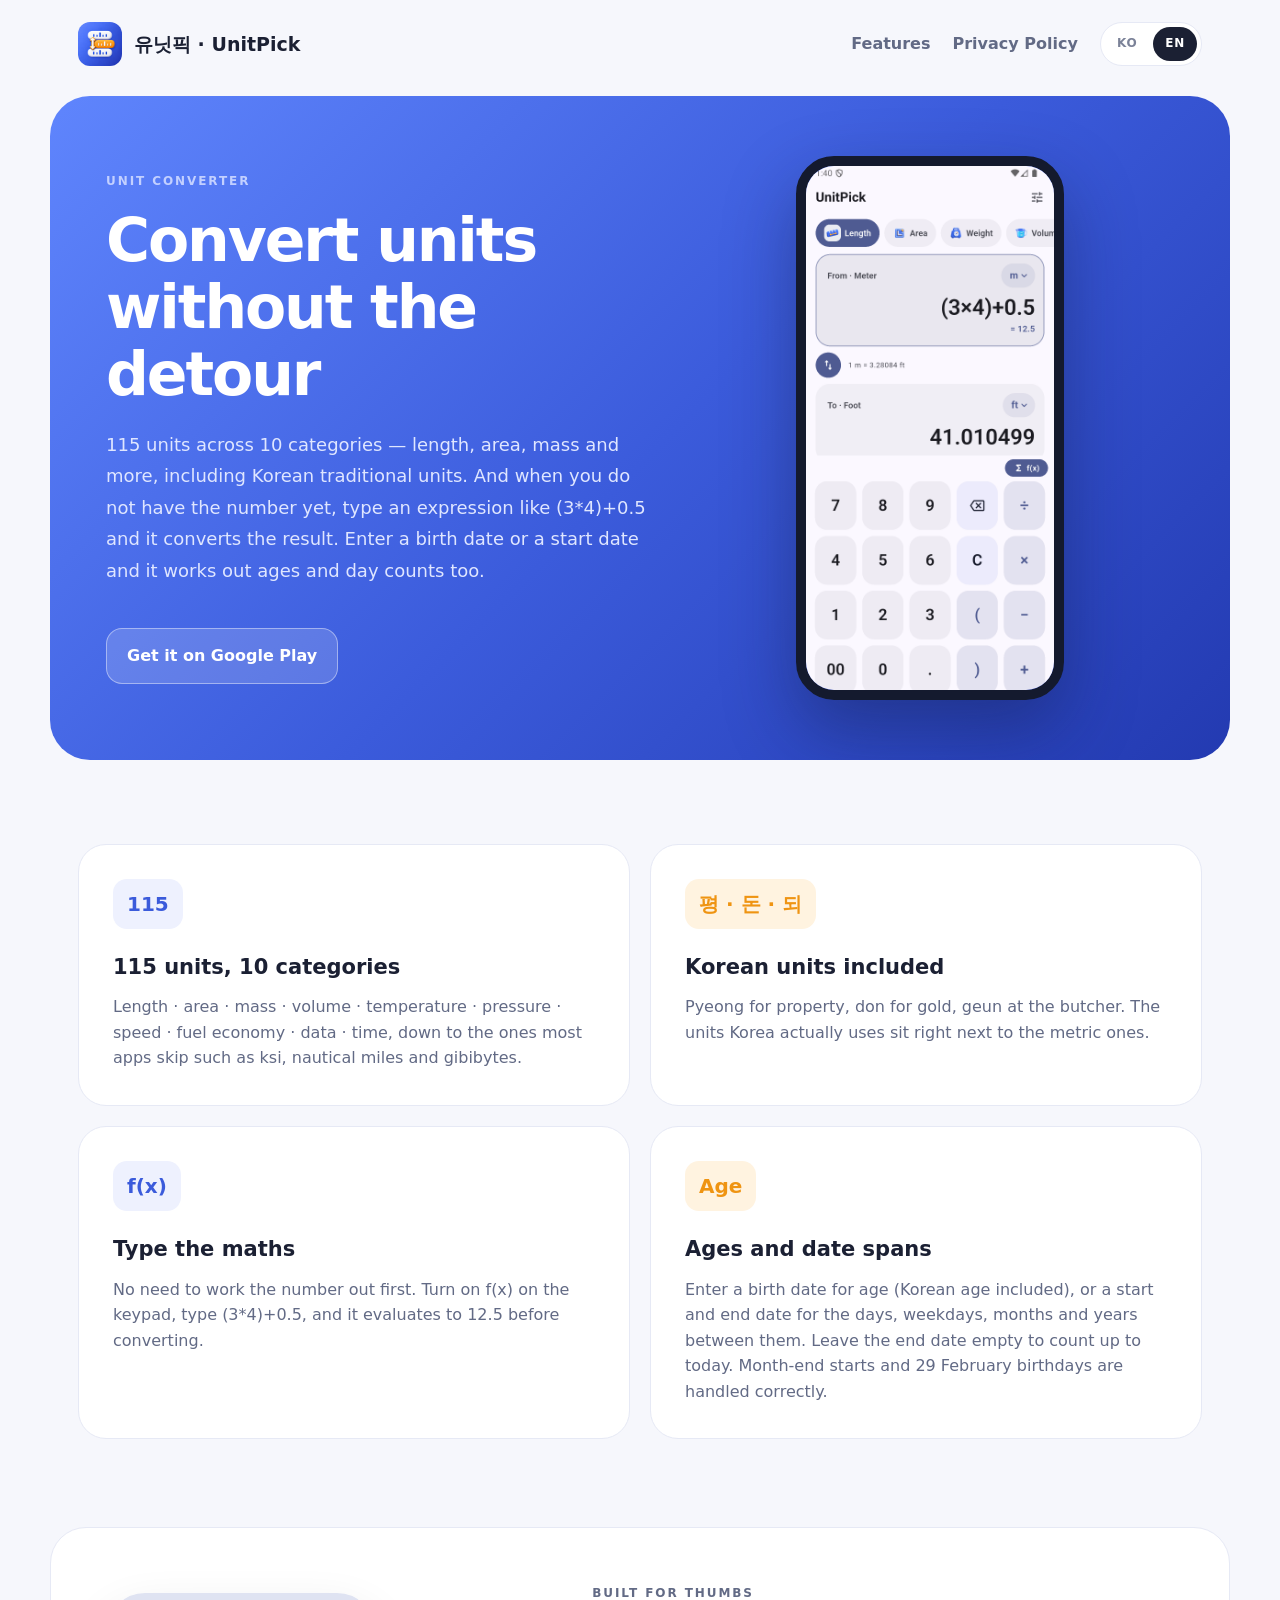
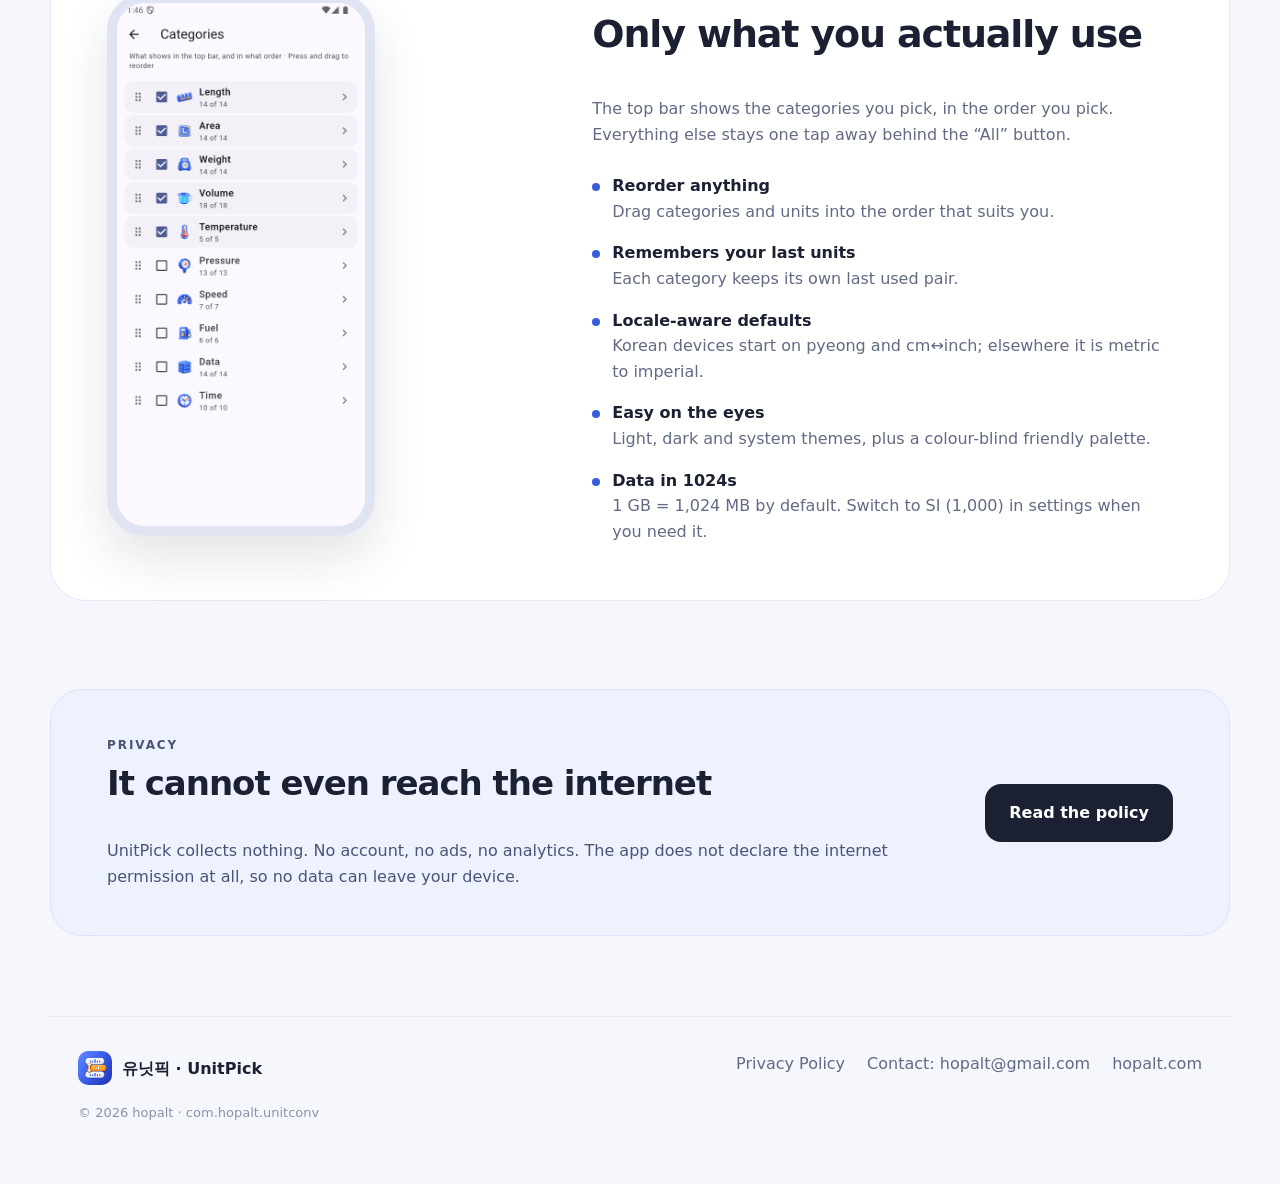
<file: index.html>
<!doctype html>
<html lang="ko">
<head>
  <meta charset="utf-8">
  <meta name="viewport" content="width=device-width, initial-scale=1">
  <meta name="description" content="유닛픽(UnitPick) - 평·돈·되까지 담은 오프라인 단위 변환기. 식으로도 계산되고 나이·근무 기간도 셉니다.">
  <meta property="og:title" content="유닛픽 · UnitPick">
  <meta property="og:description" content="10개 분야 115개 단위와 나이·기간 계산. 인터넷 권한 없이 기기 안에서만 동작합니다.">
  <meta property="og:image" content="https://unitpick.hopalt.com/og.png">
  <meta property="og:url" content="https://unitpick.hopalt.com/">
  <meta property="og:type" content="website">
  <meta name="twitter:card" content="summary_large_image">
  <title>유닛픽 · UnitPick</title>
  <link rel="icon" href="assets/app-icon.png">
  <link rel="apple-touch-icon" href="assets/app-icon.png">
  <link rel="stylesheet" href="styles.css">
  <script src="translations.js" defer></script>
  <script src="app.js" defer></script>
</head>
<body data-page="home">
  <header class="site-header">
    <a class="brand" href="#top"><img src="assets/app-icon.png" alt=""><span>유닛픽 · UnitPick</span></a>
    <nav>
      <a href="#features" data-i18n="navFeatures"></a>
      <a class="privacy-link" href="privacy/" data-i18n="navPrivacy"></a>
      <div class="language-picker" aria-label="Language">
        <button type="button" data-lang="ko">KO</button>
        <button type="button" data-lang="en">EN</button>
      </div>
    </nav>
  </header>

  <main>
    <section class="hero" id="top">
      <div class="hero-copy">
        <p class="eyebrow" data-i18n="eyebrow"></p>
        <h1 data-i18n="title"></h1>
        <p class="hero-intro" data-i18n="intro"></p>
        <a class="store-badge" href="https://play.google.com/store/apps/details?id=com.hopalt.unitconv"
           target="_blank" rel="noopener noreferrer" data-i18n="storeBadge"></a>
      </div>
      <div class="hero-art">
        <img class="phone-shot" data-shot src="assets/app-home-phone-ko.png" alt="UnitPick">
      </div>
    </section>

    <section class="features" id="features">
      <article class="feature-card">
        <span class="badge">115</span>
        <h2 data-i18n="f1"></h2>
        <p data-i18n="f1Body"></p>
      </article>
      <article class="feature-card accent">
        <span class="badge">평 · 돈 · 되</span>
        <h2 data-i18n="f2"></h2>
        <p data-i18n="f2Body"></p>
      </article>
      <article class="feature-card">
        <span class="badge">f(x)</span>
        <h2 data-i18n="f3"></h2>
        <p data-i18n="f3Body"></p>
      </article>
      <article class="feature-card accent">
        <span class="badge" data-i18n="f4Badge">만 나이</span>
        <h2 data-i18n="f4"></h2>
        <p data-i18n="f4Body"></p>
      </article>
    </section>

    <section class="detail">
      <img class="phone-shot" data-shot-prefs src="assets/app-prefs-phone-ko.png" alt="">
      <div>
        <p class="eyebrow" data-i18n="detailEyebrow"></p>
        <h2 data-i18n="detailTitle"></h2>
        <p data-i18n="detailBody"></p>
        <ul class="detail-list">
          <li><div><strong data-i18n="d1"></strong><span data-i18n="d1Body"></span></div></li>
          <li><div><strong data-i18n="d2"></strong><span data-i18n="d2Body"></span></div></li>
          <li><div><strong data-i18n="d3"></strong><span data-i18n="d3Body"></span></div></li>
          <li><div><strong data-i18n="d4"></strong><span data-i18n="d4Body"></span></div></li>
          <li><div><strong data-i18n="d5"></strong><span data-i18n="d5Body"></span></div></li>
        </ul>
      </div>
    </section>

    <section class="privacy-card">
      <div>
        <p class="eyebrow" data-i18n="privacyEyebrow"></p>
        <h2 data-i18n="privacyTitle"></h2>
        <p data-i18n="privacyBody"></p>
      </div>
      <a class="primary-button privacy-link" href="privacy/" data-i18n="privacyButton"></a>
    </section>
  </main>

  <footer>
    <div class="footer-brand"><img src="assets/app-icon.png" alt=""><span>유닛픽 · UnitPick</span></div>
    <div class="footer-links">
      <a class="privacy-link" href="privacy/" data-i18n="navPrivacy"></a>
      <a href="mailto:hopalt@gmail.com"><span data-i18n="contact"></span>: hopalt@gmail.com</a>
      <a href="https://www.hopalt.com/">hopalt.com</a>
    </div>
    <p>© 2026 hopalt · com.hopalt.unitconv</p>
  </footer>
</body>
</html>
</file>
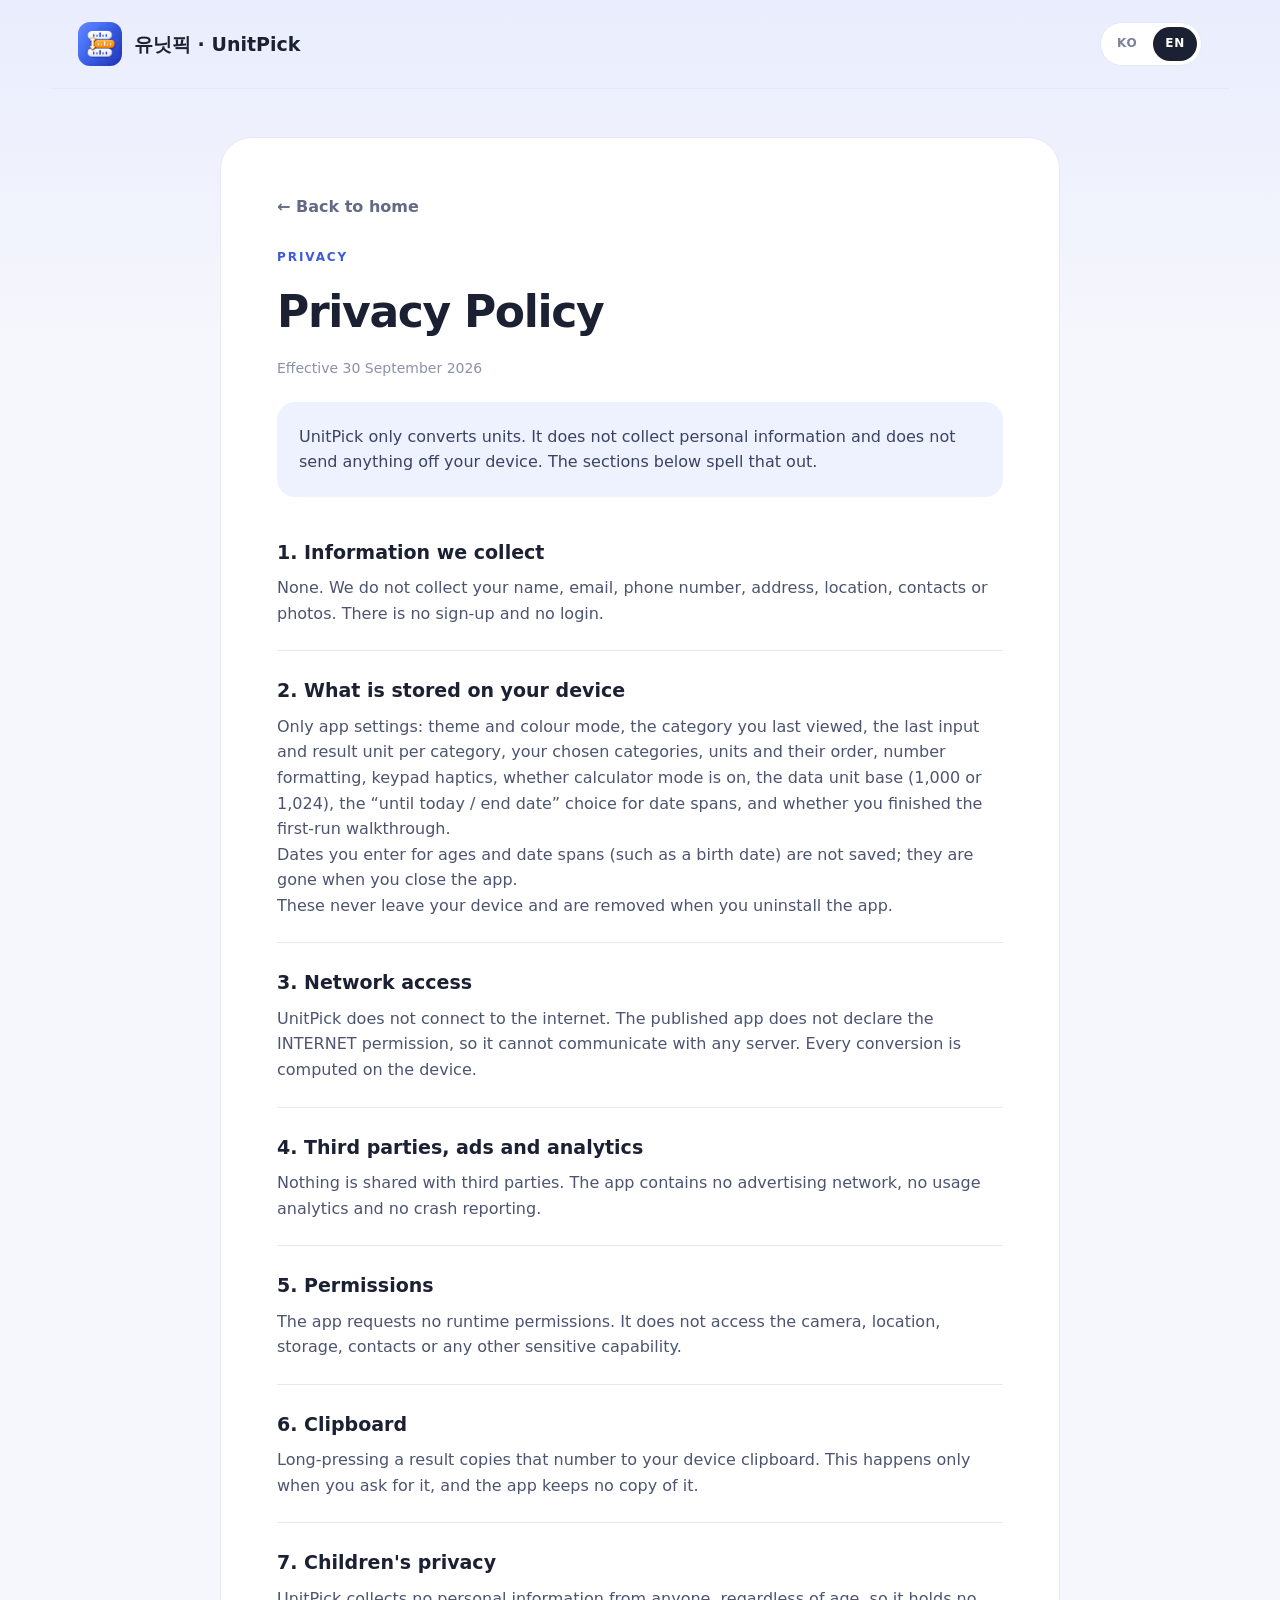
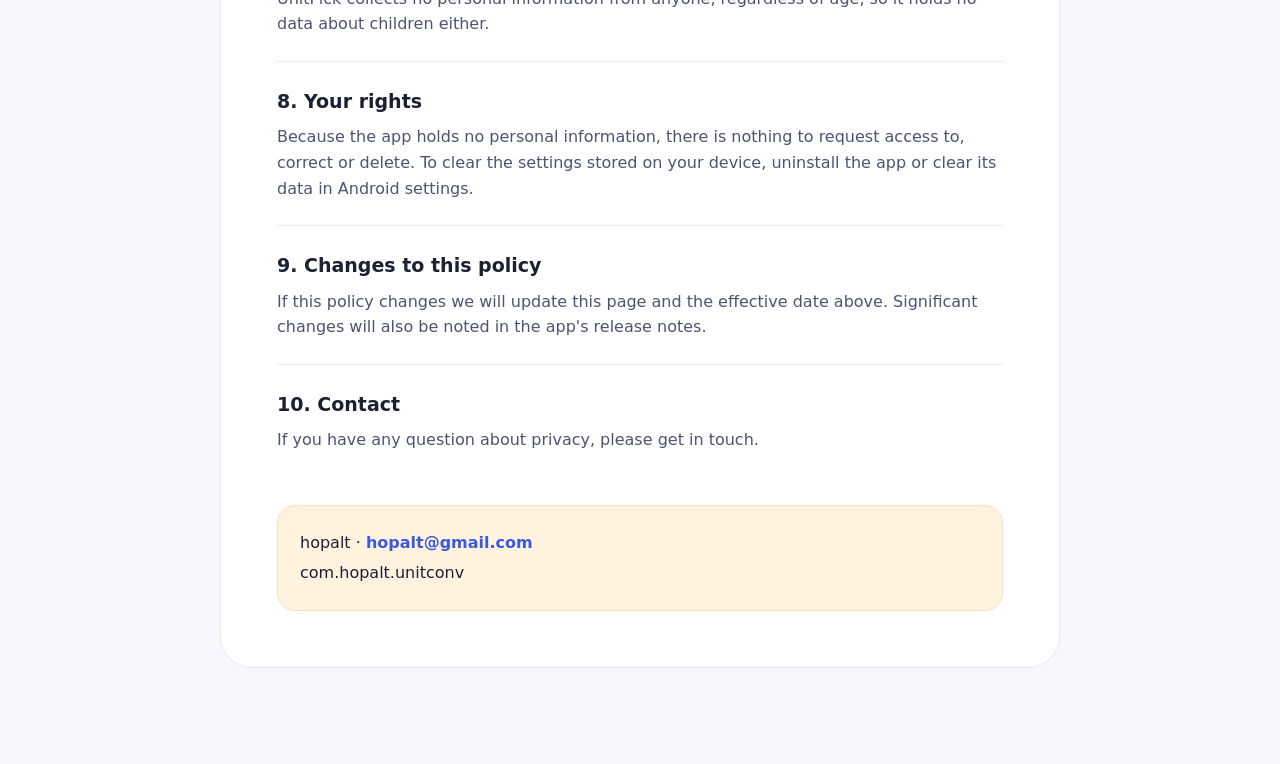
<file: privacy/index.html>
<!doctype html>
<html lang="ko">
<head>
  <meta charset="utf-8">
  <meta name="viewport" content="width=device-width, initial-scale=1">
  <meta name="description" content="유닛픽(UnitPick) 개인정보 처리방침 - 개인정보를 수집하지 않으며 인터넷 권한이 없습니다.">
  <meta property="og:title" content="개인정보 처리방침 · 유닛픽">
  <meta property="og:image" content="https://unitpick.hopalt.com/og.png">
  <meta property="og:url" content="https://unitpick.hopalt.com/privacy/">
  <title>개인정보 처리방침 · 유닛픽 UnitPick</title>
  <link rel="icon" href="../assets/app-icon.png">
  <link rel="stylesheet" href="../styles.css">
  <script src="../translations.js" defer></script>
  <script src="../app.js" defer></script>
</head>
<body class="policy-page" data-page="privacy">
  <header class="policy-header">
    <a class="brand home-link" href="../"><img src="../assets/app-icon.png" alt=""><span>유닛픽 · UnitPick</span></a>
    <div class="language-picker" aria-label="Language">
      <button type="button" data-lang="ko">KO</button>
      <button type="button" data-lang="en">EN</button>
    </div>
  </header>

  <main>
    <article class="policy-document">
      <a class="back-link home-link" href="../">← <span data-i18n="back"></span></a>
      <p class="eyebrow" data-i18n="privacyEyebrow"></p>
      <h1 data-i18n="policyTitle"></h1>
      <p class="effective" data-i18n="updated"></p>
      <p class="policy-intro" data-i18n="policyIntro"></p>
      <div id="policy-sections"></div>
      <div class="contact-box">
        hopalt · <a href="mailto:hopalt@gmail.com">hopalt@gmail.com</a><br>
        com.hopalt.unitconv
      </div>
    </article>
  </main>
</body>
</html>
</file>
<file: styles.css>
:root {
  --ink: #1b2033;
  --muted: #626a85;
  --line: #e6e9f5;
  --paper: #f6f7fc;
  --indigo: #3b5bdb;
  --indigo-deep: #2b3fa8;
  --indigo-soft: #eef1fe;
  --orange: #ef9412;
  --orange-soft: #fff3e0;
}

* { box-sizing: border-box; }
html { scroll-behavior: smooth; }

body {
  margin: 0;
  color: var(--ink);
  background: var(--paper);
  font-family: "Apple SD Gothic Neo", "Noto Sans KR", system-ui, -apple-system, sans-serif;
  line-height: 1.6;
}

a { color: inherit; text-decoration: none; }
h1, h2, h3, p { margin-top: 0; }

.site-header,
.policy-header {
  max-width: 1180px;
  margin: auto;
  padding: 22px 28px;
  display: flex;
  align-items: center;
  justify-content: space-between;
  gap: 20px;
}

.brand { display: flex; align-items: center; gap: 12px; font-weight: 800; font-size: 19px; }
.brand img { width: 44px; height: 44px; border-radius: 12px; }

nav { display: flex; align-items: center; gap: 22px; font-weight: 700; color: var(--muted); }
nav a:hover { color: var(--ink); }

.language-picker {
  display: flex;
  gap: 4px;
  padding: 4px;
  background: #fff;
  border: 1px solid var(--line);
  border-radius: 999px;
}
.language-picker button {
  border: 0;
  background: transparent;
  padding: 7px 12px;
  border-radius: 999px;
  font: inherit;
  font-size: 12px;
  font-weight: 800;
  letter-spacing: 0.06em;
  color: #7b8298;
  cursor: pointer;
}
.language-picker button.active { background: var(--ink); color: #fff; }

.eyebrow {
  margin: 0;
  color: var(--indigo);
  font-size: 12px;
  font-weight: 800;
  letter-spacing: 0.16em;
  text-transform: uppercase;
}

/* ── 히어로 ───────────────────────────────────────────── */
.hero {
  max-width: 1180px;
  margin: 8px auto 84px;
  padding: 60px 56px;
  display: grid;
  grid-template-columns: 1.05fr 0.95fr;
  gap: 40px;
  align-items: center;
  border-radius: 40px;
  background: linear-gradient(135deg, #5f85fd 0%, #3b5bdb 52%, #233ab1 100%);
  color: #fff;
  overflow: hidden;
}
.hero .eyebrow { color: #c3d0ff; }
.hero h1 {
  font-size: clamp(36px, 5vw, 60px);
  line-height: 1.12;
  letter-spacing: -0.035em;
  margin: 16px 0 20px;
  white-space: pre-line;
}
.hero-intro { max-width: 540px; font-size: 18px; line-height: 1.75; color: #dfe6ff; }

.store-badge {
  display: inline-flex;
  align-items: center;
  gap: 8px;
  margin-top: 24px;
  padding: 14px 20px;
  border-radius: 16px;
  background: rgba(255, 255, 255, 0.16);
  border: 1px solid rgba(255, 255, 255, 0.42);
  font-weight: 800;
  color: #fff;
  text-decoration: none;
}
a.store-badge:hover { background: rgba(255, 255, 255, 0.26); }

.hero-art { display: flex; justify-content: center; }
.phone-shot {
  width: 268px;
  max-height: 546px;
  object-fit: cover;
  object-position: top;
  border: 10px solid #141a2e;
  border-radius: 38px;
  box-shadow: 0 30px 70px rgba(15, 23, 60, 0.38);
}

/* ── 기능 카드 ─────────────────────────────────────────── */
.features {
  max-width: 1180px;
  margin: 0 auto 88px;
  padding: 0 28px;
  display: grid;
  /* 카드 4장 — 넓은 화면은 2×2, 좁은 화면은 아래 미디어 쿼리에서 1열 */
  grid-template-columns: repeat(2, 1fr);
  gap: 20px;
}
.feature-card {
  padding: 34px;
  background: #fff;
  border: 1px solid var(--line);
  border-radius: 28px;
}
.feature-card .badge {
  display: inline-block;
  margin-bottom: 22px;
  padding: 9px 14px;
  border-radius: 14px;
  font-size: 20px;
  font-weight: 800;
  background: var(--indigo-soft);
  color: var(--indigo);
}
.feature-card.accent .badge { background: var(--orange-soft); color: var(--orange); }
.feature-card h2 { font-size: 21px; margin-bottom: 10px; }
.feature-card p { margin: 0; color: var(--muted); }

/* ── 상세 ─────────────────────────────────────────────── */
.detail {
  max-width: 1180px;
  margin: 0 auto 88px;
  padding: 56px;
  background: #fff;
  border: 1px solid var(--line);
  border-radius: 36px;
  display: grid;
  grid-template-columns: 0.85fr 1.15fr;
  gap: 56px;
  align-items: center;
}
.detail h2 { font-size: clamp(26px, 3vw, 38px); letter-spacing: -0.03em; }
.detail > div > p { color: var(--muted); }
.detail .phone-shot { border-color: #dfe3f2; box-shadow: 0 22px 50px rgba(27, 32, 51, 0.12); }
.detail-list { margin: 26px 0 0; padding: 0; list-style: none; display: grid; gap: 16px; }
.detail-list li { display: flex; gap: 12px; align-items: flex-start; }
.detail-list li::before {
  content: "";
  flex: none;
  width: 8px; height: 8px;
  margin-top: 10px;
  border-radius: 50%;
  background: var(--indigo);
}
.detail-list strong { display: block; }
.detail-list span { color: var(--muted); }

/* ── 개인정보 카드 ─────────────────────────────────────── */
.privacy-card {
  max-width: 1180px;
  margin: 0 auto 80px;
  padding: 46px 56px;
  border-radius: 32px;
  background: var(--indigo-soft);
  border: 1px solid #dbe2fd;
  display: flex;
  align-items: center;
  justify-content: space-between;
  gap: 40px;
}
.privacy-card h2 { font-size: clamp(24px, 3vw, 34px); letter-spacing: -0.03em; }
.privacy-card p { margin: 0; color: #4a5478; }
.primary-button {
  flex: none;
  padding: 16px 24px;
  border-radius: 16px;
  background: var(--ink);
  color: #fff;
  font-weight: 800;
}

footer {
  max-width: 1180px;
  margin: auto;
  padding: 34px 28px 60px;
  border-top: 1px solid var(--line);
  display: grid;
  grid-template-columns: 1fr auto;
  gap: 18px;
  color: var(--muted);
}
footer .footer-links { display: flex; gap: 22px; flex-wrap: wrap; }
footer > p { grid-column: 1 / -1; margin: 0; font-size: 13px; color: #8b92a8; }
.footer-brand { display: flex; align-items: center; gap: 10px; color: var(--ink); font-weight: 800; }
.footer-brand img { width: 34px; height: 34px; border-radius: 10px; }

/* ── 개인정보 처리방침 ──────────────────────────────────── */
.policy-page { background: linear-gradient(180deg, #e9edfd 0, var(--paper) 360px); min-height: 100vh; }
.policy-header { border-bottom: 1px solid var(--line); }
.policy-document {
  max-width: 840px;
  margin: 48px auto 96px;
  padding: 56px;
  background: #fff;
  border: 1px solid var(--line);
  border-radius: 32px;
}
.back-link { display: inline-block; margin-bottom: 28px; font-weight: 700; color: var(--muted); }
.policy-document h1 { font-size: clamp(30px, 4vw, 44px); letter-spacing: -0.03em; margin: 10px 0; }
.effective { color: #8b92a8; font-size: 14px; }
.policy-intro {
  margin-top: 22px;
  padding: 22px;
  border-radius: 18px;
  background: var(--indigo-soft);
  color: #3a4364;
}
.policy-document section { padding: 24px 0; border-bottom: 1px solid var(--line); }
.policy-document section:last-child { border-bottom: 0; }
.policy-document section h2 { font-size: 19px; margin-bottom: 8px; }
.policy-document section p { margin: 0; color: #4c5470; white-space: pre-line; }
.contact-box {
  margin-top: 28px;
  padding: 22px;
  border-radius: 18px;
  background: var(--orange-soft);
  border: 1px solid #f6e0bd;
  line-height: 1.9;
}
.contact-box a { color: var(--indigo); font-weight: 700; }

@media (max-width: 900px) {
  .site-header, .policy-header { flex-wrap: wrap; }
  nav { width: 100%; justify-content: space-between; }
  .hero { margin: 0 14px 56px; padding: 40px 26px; grid-template-columns: 1fr; }
  .features { grid-template-columns: 1fr; }
  .detail { margin: 0 14px 64px; padding: 30px; grid-template-columns: 1fr; gap: 30px; }
  .privacy-card { margin: 0 14px 64px; padding: 32px; display: block; }
  .primary-button { display: inline-block; margin-top: 20px; }
  footer { grid-template-columns: 1fr; }
  .policy-document { margin: 24px 14px 64px; padding: 28px; }
}
</file>
